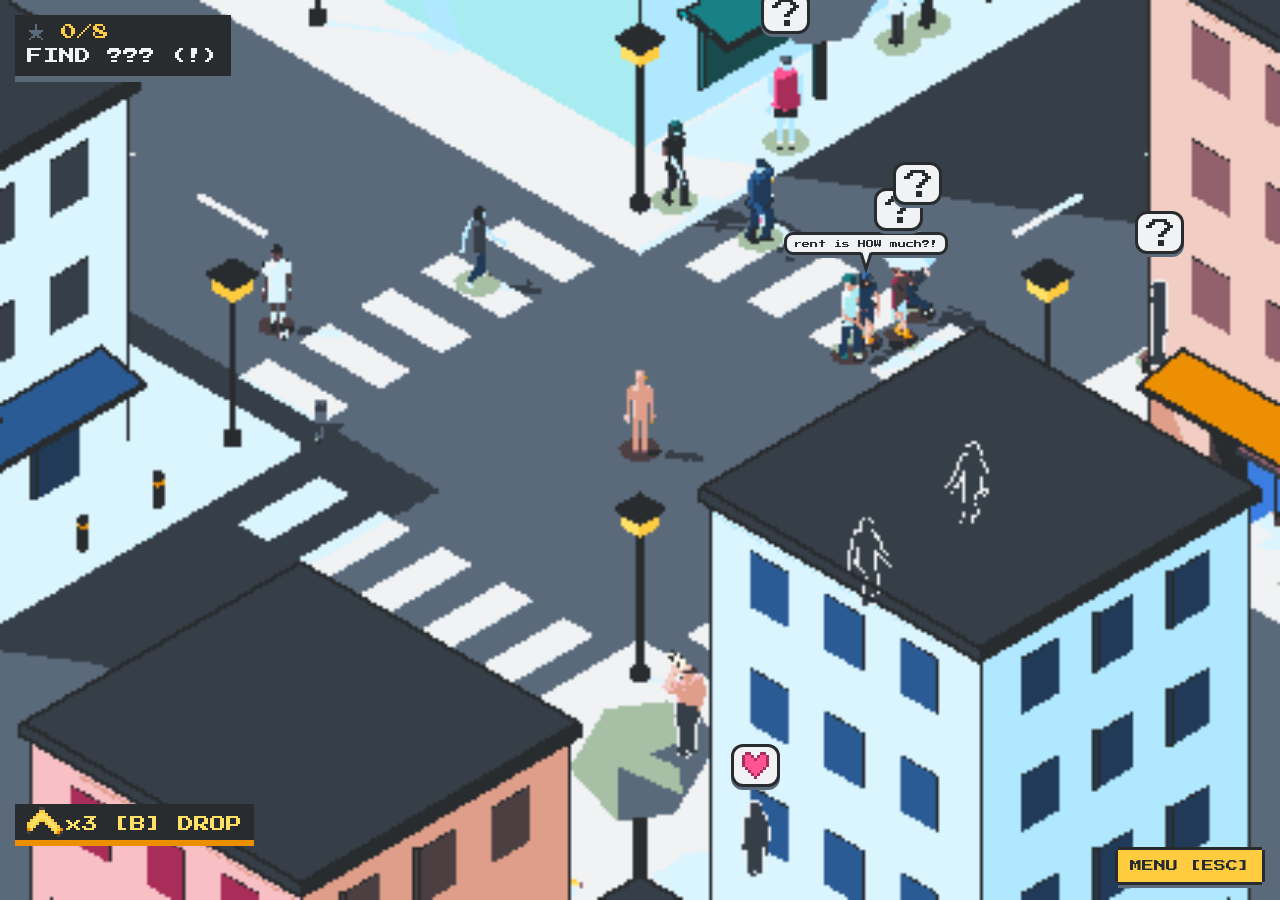
<file: index.html>
<!doctype html>
<html lang="en">
<head>
  <meta charset="utf-8" />
  <meta name="viewport" content="width=device-width, initial-scale=1" />
  <title>Iso City — art test scene</title>
  <link rel="icon" href="data:," />
  <link rel="stylesheet" href="style.css?v=20261031af" />
  <script>
    // Load guard: if the module graph fails (stale cached file, old browser), say so instead of dead buttons.
    (function () { var shown = false; function show(msg) { if (shown || window.__game) return; shown = true;
      var d = document.createElement('div'); d.id = 'loadErr';
      d.style.cssText = 'position:fixed;left:12px;right:12px;top:12px;z-index:9999;background:#E2412F;color:#fff;font:14px/1.4 monospace;padding:12px 14px;border:3px solid #232A33';
      d.textContent = 'Could not start (' + msg + '). Hard-reload the page: Cmd+Shift+R (Safari: Option+Cmd+E then reload).';
      (document.body || document.documentElement).appendChild(d); }
      addEventListener('error', function (e) { if (e.message) setTimeout(function () { show(e.message); }, 1500); }, true);
      addEventListener('load', function () { setTimeout(function () { show('script did not load'); }, 6000); }); })();
  </script>
  <script type="importmap">
    { "imports": { "three": "./vendor/three.module.js?v=20261031af" } }
  </script>
</head>
<body>
  <div id="app"></div>
  <script type="module" src="src/main.js?v=20261031af"></script>
</body>
</html>
</file>
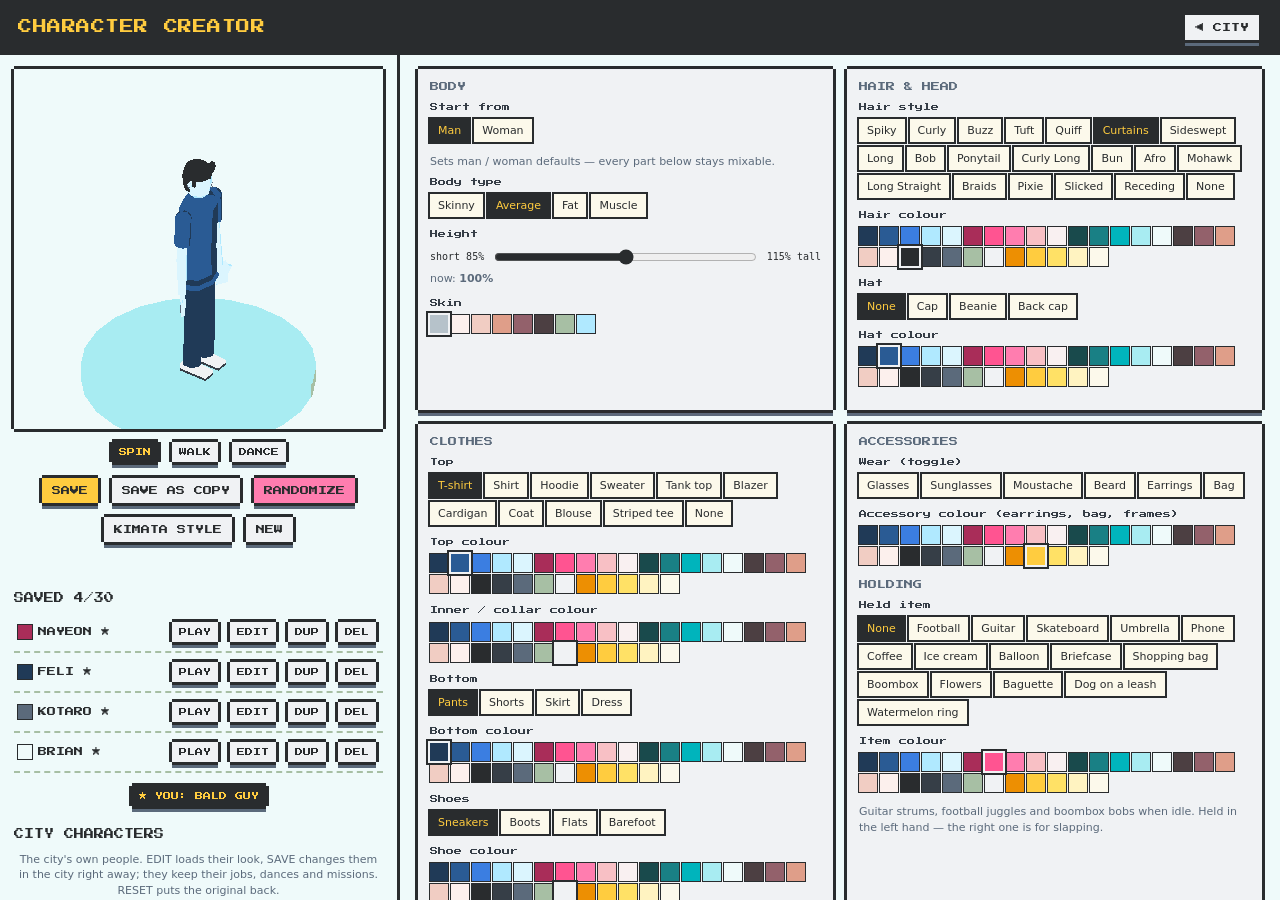
<file: creator.html>
<!doctype html>
<html lang="en">
<head>
  <meta charset="utf-8" />
  <meta name="viewport" content="width=device-width, initial-scale=1" />
  <title>Iso City — Character Creator</title>
  <link rel="icon" href="data:," />
  <link rel="stylesheet" href="creator.css?v=20261031af" />
  <script>
    // Load guard: if the module graph fails (stale cached file, old browser), say so instead of dead buttons.
    (function () { var shown = false; function show(msg) { if (shown || window.__creator) return; shown = true;
      var d = document.createElement('div'); d.id = 'loadErr';
      d.style.cssText = 'position:fixed;left:12px;right:12px;top:12px;z-index:9999;background:#E2412F;color:#fff;font:14px/1.4 monospace;padding:12px 14px;border:3px solid #232A33';
      d.textContent = 'Could not start (' + msg + '). Hard-reload the page: Cmd+Shift+R (Safari: Option+Cmd+E then reload).';
      (document.body || document.documentElement).appendChild(d); }
      addEventListener('error', function (e) { if (e.message) setTimeout(function () { show(e.message); }, 1500); }, true);
      addEventListener('load', function () { setTimeout(function () { show('script did not load'); }, 6000); }); })();
  </script>
  <script type="importmap">
    { "imports": { "three": "./vendor/three.module.js?v=20261031af" } }
  </script>
</head>
<body>
  <header>
    <h1>CHARACTER CREATOR</h1>
    <a class="pbtn" href="index.html" target="isoCityGame" id="toCity">◀ CITY</a>
  </header>
  <main>
    <section id="stage">
      <div id="preview"></div>
      <div class="row center" id="previewBtns">
        <button class="pbtn sm" id="pvSpin" aria-pressed="true">SPIN</button>
        <button class="pbtn sm" id="pvWalk" aria-pressed="false">WALK</button>
        <button class="pbtn sm" id="pvDance">DANCE</button>
      </div>
      <div class="row center">
        <button class="pbtn yellow" id="btnSave">SAVE</button>
        <button class="pbtn" id="btnCopy">SAVE AS COPY</button>
        <button class="pbtn pink" id="btnRandom">RANDOMIZE</button>
        <button class="pbtn" id="btnKimata">KIMATA STYLE</button>
        <button class="pbtn" id="btnNew">NEW</button>
      </div>
      <p id="status" role="status"></p>
      <h2>SAVED <span id="count"></span></h2>
      <ul id="saved"></ul>
      <div class="row center"><button class="pbtn sm" id="playDefault" type="button">PLAY AS BALD GUY</button></div>
      <h2>CITY CHARACTERS</h2>
      <p class="note">The city's own people. EDIT loads their look, SAVE changes them in the city right away; they keep their jobs, dances and missions. RESET puts the original back.</p>
      <ul id="city"></ul>
      <p class="note" id="cityNote"></p>
      <div class="row center">
        <button class="pbtn sm" id="btnExport">EXPORT JSON</button>
        <label class="pbtn sm" for="importFile">IMPORT JSON</label>
        <input type="file" id="importFile" accept="application/json,.json" hidden />
      </div>
      <p class="note">Saved in this browser (localStorage). Saved characters walk around the city right away — talk to them, slap them, dance with them.</p>
    </section>
    <section id="form"></section>
  </main>
  <script type="module" src="src/creator.js?v=20261031af"></script>
</body>
</html>
</file>
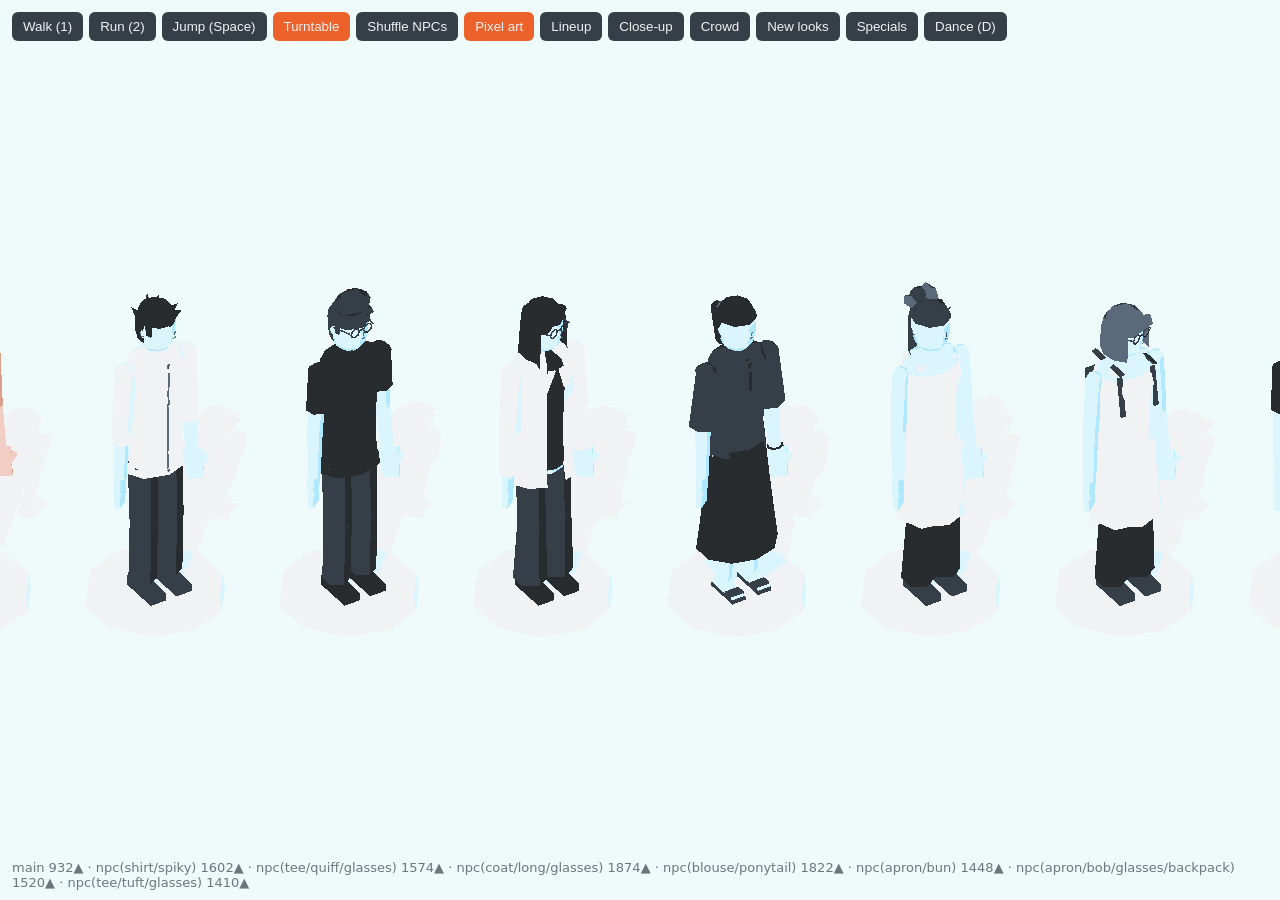
<file: characters/showcase.html>
<!doctype html>
<html lang="en">
<head>
<meta charset="utf-8" />
<link rel="icon" href="data:," />
<title>Iso City — character showcase</title>
<style>
  html,body{margin:0;height:100%;background:#fbfbfb;font:13px system-ui,sans-serif;color:#363E47;overflow:hidden}
  #ui{position:fixed;left:12px;top:12px;display:flex;gap:6px;flex-wrap:wrap;align-items:center}
  button{border:0;border-radius:6px;padding:7px 11px;background:#363E47;color:#F0F2F4;cursor:pointer}
  button.on{background:#ED612B}
  #info{position:fixed;left:12px;bottom:10px;opacity:.7}
  canvas{image-rendering:pixelated}
</style>
<script type="importmap">{ "imports": { "three": "../vendor/three.module.js" } }</script>
</head>
<body>
<div id="ui">
  <button id="bWalk">Walk (1)</button><button id="bRun">Run (2)</button><button id="bJump">Jump (Space)</button><button id="bSpin" class="on">Turntable</button>
  <button id="bShuffle">Shuffle NPCs</button>
  <button id="bPixel">Pixel art</button>
  <button data-view="lineup">Lineup</button><button data-view="close">Close-up</button><button data-view="crowd">Crowd</button><button data-view="v2">New looks</button><button data-view="specials">Specials</button><button id="bDance">Dance (D)</button>
</div>
<div id="info"></div>
<script type="module">
import * as THREE from 'three';
import { createMainCharacter, createNPC, createCrowd, PRESETS, PRESETS_V2, JumpMotor, createSpecial, SPECIALS } from './characters.js';
import { PixelPipeline, rampUniforms } from '../src/pixel.js';
rampUniforms.uSunI.value = 1.1; // matches this page's sun

const q = new URLSearchParams(location.search);
const state = {
  view: q.get('view') || 'lineup',
  walk: q.get('walk') === '1' || q.get('run') === '1',
  run: q.get('run') === '1',
  travel: q.get('travel') === '1',   // move the characters across the floor (foot-slide check)
  manual: q.get('manual') === '1',   // frames are stepped by window.__step()
  spin: q.get('spin') !== '0',
  angle: q.has('angle') ? parseFloat(q.get('angle')) : null,   // fixed turntable angle
  phase: q.has('phase') ? parseFloat(q.get('phase')) : null,   // frozen walk phase
  seed: parseInt(q.get('seed') || '7', 10),
};

const renderer = new THREE.WebGLRenderer({ antialias: false, preserveDrawingBuffer: true });
renderer.setPixelRatio(1);
renderer.setSize(innerWidth, innerHeight);
renderer.shadowMap.enabled = true;
renderer.shadowMap.type = THREE.BasicShadowMap;
document.body.appendChild(renderer.domElement);

const scene = new THREE.Scene();
scene.background = new THREE.Color('#fbfbfb');
scene.add(new THREE.HemisphereLight('#ffffff', '#d5dbe0', 2.6));
const sun = new THREE.DirectionalLight('#ffffff', 1.1);
sun.position.set(4, 8, 6); sun.castShadow = true;
sun.shadow.mapSize.set(1024, 1024); sun.shadow.bias = -0.0015;
Object.assign(sun.shadow.camera, { left: -8, right: 8, top: 8, bottom: -8, near: 0.5, far: 30 });
scene.add(sun);

// true isometric orthographic camera (looking down the (1,1,1) diagonal)
const cam = new THREE.OrthographicCamera(-1, 1, 1, -1, 0.1, 100);
let zoom = 3;
function frame() {
  const a = innerWidth / innerHeight;
  cam.left = -zoom * a; cam.right = zoom * a; cam.top = zoom; cam.bottom = -zoom;
  cam.updateProjectionMatrix();
}
let target = new THREE.Vector3(0, 1, 0);
function placeCam() { cam.position.copy(target).add(new THREE.Vector3(10, 10, 10)); cam.lookAt(target); }
// 3D pixel-art pipeline (shared with the game): ?pixel=0 to start with it off, ?px=N pixel size
const pixel = new PixelPipeline(renderer, { scale: parseInt(q.get('px') || '3', 10), enabled: q.get('pixel') !== '0' });
pixel.outlines = q.get('outlines') === '1';
pixel.dither = q.get('dither') === '1';
const CAM_OFFSET = new THREE.Vector3(10, 10, 10);
addEventListener('resize', () => { renderer.setSize(innerWidth, innerHeight); pixel.setSize(innerWidth, innerHeight); frame(); });
addEventListener('keydown', (e) => {
  if (e.code === 'BracketLeft') pixel.setScale(pixel.scale - 1);
  else if (e.code === 'BracketRight') pixel.setScale(pixel.scale + 1);
  else if (e.code === 'KeyP') togglePixel();
  else if (e.code === 'KeyB') pixel.dither = !pixel.dither;
  else if (e.code === 'Digit1') setGait('walk');
  else if (e.code === 'Digit2') setGait('run');
  else if (e.code === 'Digit0') setGait('idle');
  else if (e.code === 'Space') { e.preventDefault(); jumpAll(); }
  else if (e.code === 'KeyD') danceAll();
});
function togglePixel() { pixel.setEnabled(!pixel.enabled); document.getElementById('bPixel').classList.toggle('on', pixel.enabled); }

let stage = new THREE.Group(); scene.add(stage);
let chars = [], pedestals = [];

function pedestal(x, z, r = 0.42) {
  const g = new THREE.Group(); g.position.set(x, 0, z);
  const disc = new THREE.Mesh(new THREE.CylinderGeometry(r, r * 1.04, 0.08, 10),
    new THREE.MeshLambertMaterial({ color: '#eef0f2', flatShading: true }));
  disc.position.y = -0.04; disc.receiveShadow = true; g.add(disc);
  stage.add(g); pedestals.push(g); return g;
}

function build() {
  stage.removeFromParent(); pixel._toonRoots.delete(stage); stage = new THREE.Group(); scene.add(stage);
  chars = []; pedestals = [];
  const ground = new THREE.Mesh(new THREE.PlaneGeometry(60, 60), new THREE.ShadowMaterial({ opacity: 0.12 }));
  ground.rotation.x = -Math.PI / 2; ground.position.y = -0.081; ground.receiveShadow = true; stage.add(ground);

  if (state.view === 'close') {
    const p = pedestal(0, 0, 0.6);
    if (state.travel) {   // floor ticks every 0.5u along the walking line (foot-slide check)
      const mat = new THREE.MeshBasicMaterial({ color: '#c9d0d6' });
      for (let i = -6; i < 120; i++) {
        const m = new THREE.Mesh(new THREE.BoxGeometry(0.9, 0.004, 0.025), mat);
        m.position.set(0, -0.078, i * 0.5); p.add(m);
        if (i % 2 === 0) { const n = m.clone(); n.scale.set(0.15, 1, 0.12); n.position.y = -0.076; n.position.x = 0.5; p.add(n); }
      }
    }
    const c = createMainCharacter(); p.add(c.root); chars.push(c);
    zoom = 1.25; target.set(0, 1.05, 0);
  } else if (state.view === 'crowd') {
    const crowd = createCrowd(24, state.seed);
    crowd.forEach((c, i) => {
      const p = pedestal((i % 6) * 1.25 - 3.1, Math.floor(i / 6) * 1.25 - 1.9, 0.5);
      p.add(c.root); chars.push(c);
    });
    zoom = 4.6; target.set(0, 0.8, 0);
  } else if (state.view === 'v2') {
    // the new v2 looks: outfits, hair, hats, accessories, body variation
    const list = [createMainCharacter(), ...Object.keys(PRESETS_V2).map((k) => createNPC({ ...PRESETS_V2[k], seed: k }))];
    const dir = new THREE.Vector3(1, 0, -1).normalize();
    list.forEach((c, i) => {
      const t = (i - (list.length - 1) / 2) * 1.12;
      const p = pedestal(dir.x * t, dir.z * t, 0.4);
      p.add(c.root); chars.push(c);
    });
    zoom = 3.0; target.set(0, 0.95, 0);
  } else if (state.view === 'specials') {
    // easter-egg NPCs next to the main character (?only=mbappe|syoya)
    const keys = q.get('only') ? q.get('only').split(',') : Object.keys(SPECIALS);
    const list = [createMainCharacter(), ...keys.map((k) => createSpecial(k))];
    const dir = new THREE.Vector3(1, 0, -1).normalize();
    list.forEach((c, i) => {
      const t = (i - (list.length - 1) / 2) * 1.5;
      const p = pedestal(dir.x * t, dir.z * t, 0.5);
      p.add(c.root); chars.push(c);
    });
    zoom = list.length > 2 ? 2.4 : 1.9; target.set(0, 1.0, 0);
  } else {
    // lineup: main character + the 5 looks from the sheet + 2 random NPCs, along the camera's horizontal
    const list = [createMainCharacter()];
    for (const k of Object.keys(PRESETS)) list.push(createNPC({ ...PRESETS[k], seed: k }));
    const r = createCrowd(2, state.seed); list.push(...r);
    const dir = new THREE.Vector3(1, 0, -1).normalize();
    list.forEach((c, i) => {
      const t = (i - (list.length - 1) / 2) * 1.12;
      const p = pedestal(dir.x * t, dir.z * t, 0.4);
      p.add(c.root); chars.push(c);
    });
    zoom = 2.6; target.set(0, 0.95, 0);
  }
  if (q.has('zoom')) zoom = parseFloat(q.get('zoom'));
  frame(); placeCam();
  pixel.toonify(stage);
  document.getElementById('info').textContent = chars.map((c) =>
    `${c.config.name}${c.config.outfit && c.config.name !== 'main' ? `(${c.config.outfit}/${c.config.hair}${c.config.glasses ? '/glasses' : ''}${c.config.hat && c.config.hat !== 'none' ? '/' + c.config.hat : ''}${(c.config.accessories || []).map((a) => '/' + a).join('')})` : ''} ${c.triangles}▲`).join('  ·  ');
  window.__chars = chars;
}

const WALK_SPEED = parseFloat(q.get('ws') || '1.6'), RUN_SPEED = parseFloat(q.get('rs') || '7');
function setGait(g) {
  state.walk = g !== 'idle' && !(g === 'walk' && state.walk && !state.run) && !(g === 'run' && state.run);
  state.run = state.walk && g === 'run';
  document.getElementById('bWalk').classList.toggle('on', state.walk && !state.run);
  document.getElementById('bRun').classList.toggle('on', state.run);
}
function danceAll() { for (const c of chars) if (c.config.special) c.dance(SPECIALS[c.config.special].dance); }
function jumpAll() { chars.forEach((c, i) => setTimeout(() => c.motor?.jump(), state.view === 'crowd' ? i * 40 : 0)); }
document.getElementById('bWalk').onclick = () => setGait('walk');
document.getElementById('bRun').onclick = () => setGait('run');
document.getElementById('bJump').onclick = jumpAll;
document.getElementById('bDance').onclick = danceAll;
document.getElementById('bSpin').onclick = (e) => { state.spin = !state.spin; e.target.classList.toggle('on', state.spin); };
document.getElementById('bShuffle').onclick = () => { state.seed = (Math.random() * 1e6) | 0; build(); };
document.querySelectorAll('[data-view]').forEach((b) => b.onclick = () => { state.view = b.dataset.view; build(); });
document.getElementById('bPixel').onclick = togglePixel;
document.getElementById('bPixel').classList.toggle('on', pixel.enabled);
document.getElementById('bWalk').classList.toggle('on', state.walk && !state.run);
document.getElementById('bRun').classList.toggle('on', state.run);
document.getElementById('bSpin').classList.toggle('on', state.spin);

build();
const clock = new THREE.Clock();
let spinA = Math.PI / 4;   // start facing the camera
let travel = 0;
function step(dt) {
  if (state.spin && state.angle === null) spinA += dt * 0.6;
  const a = state.angle !== null ? state.angle : spinA;
  const speed = state.walk ? (state.run ? RUN_SPEED : WALK_SPEED) : 0;
  travel += speed * dt;
  pedestals.forEach((p) => p.rotation.y = a);
  for (const c of chars) {
    if (!c.motor) c.motor = new JumpMotor();
    const m = c.motor; m.step(dt, 0);
    c.root.position.y = m.y;
    if (state.travel) { const pd = c.root.parent; c.root.position.z = travel; pd.children[0].visible = false; }
    if (state.phase !== null && state.walk) c.setWalkPose(state.phase, speed);
    else c.update(dt, { speed, ...m.state });
  }
  if (state.travel && chars[0]) { chars[0].root.getWorldPosition(target); target.y = 1.0 + (state.view === 'close' ? 0 : 0); }
}
function draw() {
  pixel.placeCamera(cam, target, CAM_OFFSET, zoom * 2);
  pixel.render(scene, cam);
}
function tick() {
  const dt = Math.min(clock.getDelta(), 0.05);
  if (!state.manual) step(dt);
  draw();
  requestAnimationFrame(tick);
}
// deterministic stepping for captures: __step(seconds, substeps)
window.__step = (sec, n = 1) => { for (let i = 0; i < n; i++) step(sec / n); draw(); };
window.__jump = () => jumpAll();
window.__dance = () => danceAll();
window.__chars = chars;
window.__setTarget = (x, y, z) => { target.set(x, y, z); };
tick();
if (state.manual) document.getElementById('ui').style.display = 'none';
window.__ready = true;
</script>
</body>
</html>
</file>
<file: style.css>
html, body { margin: 0; height: 100%; overflow: hidden; background: #EFFAFA;
  font-family: system-ui, -apple-system, "Segoe UI", Roboto, sans-serif; }
#app, #app canvas { position: fixed; inset: 0; width: 100%; height: 100%; display: block; }
#app canvas { touch-action: none; -webkit-user-select: none; user-select: none; -webkit-touch-callout: none; }

canvas { image-rendering: pixelated; }
#app canvas { image-rendering: auto; }

/* ---- NPC chat bubbles (pixel-art) ---------------------------------------- */
@font-face { font-family: 'PressStart2P'; src: url('fonts/PressStart2P-Regular.ttf') format('truetype'); font-display: block; }
#bubbles { position: fixed; inset: 0; pointer-events: none; overflow: hidden; z-index: 5; }
/* ONE comic bubble for every line (talk, shouts, chatter, cats, story, name tags):
   rounded white body + dark outline, SVG tail laid out per frame by dialogue.js so its tip sits on the head */
.bubble { position: absolute; left: 0; top: 0; will-change: transform; z-index: 2; }
.bubble .bb {
  position: relative; z-index: 1; display: block; width: max-content; max-width: 420px; box-sizing: border-box;
  font: 16px/20px 'PressStart2P', ui-monospace, monospace; color: #292C2E; text-align: center; white-space: normal;
  background: #F0F2F4; border: 3px solid #292C2E; border-radius: 12px; padding: 7px 10px 6px;
  box-shadow: 0 3px 0 0 #5B6A7B;
  -webkit-font-smoothing: none; font-smooth: never; text-rendering: optimizeSpeed;
  transform-origin: 50% 100%; animation: bubble-pop .22s steps(4, end) backwards;
}
.bubble svg.tail { position: absolute; left: 0; top: 0; overflow: visible; z-index: 2; pointer-events: none; animation: tail-in .22s steps(1, end) backwards; }
.bubble .tf { fill: #F0F2F4; }
.bubble .tl { fill: none; stroke: #292C2E; stroke-width: 3; stroke-linejoin: miter; }
@keyframes tail-in { 0% { opacity: 0; } 100% { opacity: 1; } }
.bubble .who { font-size: 8px; line-height: 8px; color: #A92D59; text-align: left; margin: -1px 0 5px; white-space: nowrap; }
.bubble .who .step { font-style: normal; color: #5B6A7B; float: right; margin-left: 12px; }
.bubble .en { display: block; font-size: 8px; line-height: 10px; color: #5B6A7B; margin-top: 4px; }
.bubble .cap { font-size: 8px; line-height: 11px; color: #5B6A7B; margin-top: 6px; }
.bubble .hint { font-size: 8px; line-height: 8px; color: #FF5491; text-align: right; margin-top: 6px; white-space: nowrap; animation: mark-bob .8s steps(2, end) infinite; }
/* shouts: the same bubble, red bold text + a shake */
.bubble.shout { z-index: 3; animation: shout-shake .3s steps(2, end) .22s 6; }
.bubble.shout .txt { color: #A92D59; text-shadow: 1px 0 0 #A92D59; }
/* idle chatter: the same bubble, just smaller and under the real ones */
.bubble.chat { z-index: 1; }
.bubble.chat .bb { font-size: 8px; line-height: 10px; padding: 4px 7px 3px; border-radius: 9px; max-width: 200px; }
/* icons (♪ / ♥) */
.bubble.icon .bb { padding: 5px 8px; line-height: 0; animation: bubble-pop .22s steps(4, end) backwards, icon-bob 1s steps(2, end) .22s infinite; }
.bubble.icon canvas { display: block; image-rendering: pixelated; width: 27px; height: 27px; }
/* persistent overhead icons (?, !, grandma ♥) opt into .overhead-icon — identical bubble, no pop */
/* story lines: same bubble, a little roomier */
.bubble.story { z-index: 4; }
.bubble.story .bb { max-width: min(480px, 86vw); text-align: left; padding: 8px 11px 7px; }
/* name tags (hover / LANDLADY mark): a tiny version of the same bubble */
.bubble.tag .bb { font-size: 8px; line-height: 8px; color: #A92D59; padding: 4px 6px 3px; border-radius: 8px; white-space: nowrap; }
.bubble.mark .bb { animation: bubble-pop .22s steps(4, end) backwards; }
@keyframes bubble-pop {
  0% { transform: scale(.2); }
  70% { transform: scale(1.12); }
  100% { transform: scale(1); }
}

/* ---- SHOUT bubbles (angry / scared NPCs) ---------------------------------- */
@keyframes shout-shake {
  0% { translate: -3px 0; } 50% { translate: 3px -3px; } 100% { translate: 0 0; }
}
/* long-press charge ring (15x15 art pixels drawn per-pixel, shown at 3x) */
#bubbles canvas.charge { position: absolute; left: 0; top: 0; width: 45px; height: 45px; display: none; image-rendering: pixelated; }
/* SLAP! impact burst */
.impact { position: absolute; left: 0; top: 0; will-change: transform; z-index: 3; }
.impact > div { position: absolute; left: -66px; top: -48px; width: 132px; height: 96px; animation: impact-pop .5s steps(5, end) forwards; }
.impact canvas { position: absolute; inset: 0; width: 132px; height: 96px; image-rendering: pixelated; }
.impact b {
  position: absolute; left: 0; right: 0; top: 39px; text-align: center; font: 16px/16px 'PressStart2P', monospace; color: #F0F2F4;
  -webkit-font-smoothing: none;
  text-shadow: 3px 0 0 #292C2E, -3px 0 0 #292C2E, 0 3px 0 #292C2E, 0 -3px 0 #292C2E, 3px 3px 0 #292C2E, -3px 3px 0 #292C2E, 3px -3px 0 #292C2E, -3px -3px 0 #292C2E;
}
@keyframes impact-pop {
  0% { transform: scale(.4) rotate(-8deg); opacity: 1; }
  30% { transform: scale(1.15) rotate(3deg); }
  70% { transform: scale(1) rotate(0); opacity: 1; }
  100% { transform: scale(1.05); opacity: 0; }
}
#hud-mute { position: fixed; right: 12px; bottom: 12px; font: 8px/8px 'PressStart2P', monospace; color: #F0F2F4; background: #292C2E; padding: 6px; z-index: 6; pointer-events: none; display: none; }

/* ---- special NPCs: floating pixel icon bubble + hover name tag ---------------- */
@keyframes icon-bob { 0% { translate: 0 0; } 50% { translate: 0 -3px; } }


/* ---- missions: HUD, banner, offer panel, giver marker, off-screen arrow ---------- */
#missions { position: fixed; inset: 0; pointer-events: none; z-index: 7; font-family: 'PressStart2P', ui-monospace, monospace;
  -webkit-font-smoothing: none; font-smooth: never; }
#missions canvas { image-rendering: pixelated; vertical-align: top; }
#mission-hud { position: absolute; left: 15px; top: 15px; color: #F0F2F4; background: #292C2E; padding: 9px 12px 6px;
  box-shadow: 0 6px 0 0 #5B6A7B; max-width: 60vw; }
#mission-hud > div { font-size: 16px; line-height: 16px; margin-bottom: 6px; white-space: nowrap; }
#mission-hud .mh-stars { color: #FFCC3F; }
#mission-hud .mh-stars canvas { margin-top: -2px; }
#mission-hud .mh-title { color: #FF5491; }
#mission-hud .mh-timer { color: #FFCC3F; }
#mission-hud .mh-timer.low { color: #FF5491; }
#mission-hud .mh-line { font-size: 16px; line-height: 16px; color: #F0F2F4; }
#mission-hud .mh-line.off { color: #5B6A7B; }
#mission-toast { position: absolute; left: 50%; top: 18%; translate: -50% 0; display: none; font-size: 16px; line-height: 16px;
  color: #292C2E; background: #FFCC3F; padding: 6px 9px; box-shadow: 0 -3px 0 0 #292C2E, 0 3px 0 0 #292C2E, -3px 0 0 0 #292C2E, 3px 0 0 0 #292C2E;
  animation: bubble-pop .22s steps(4, end) backwards; white-space: nowrap; }
#mission-banner { position: absolute; left: 50%; top: 30%; translate: -50% 0; display: none; text-align: center; pointer-events: auto;
  background: #292C2E; color: #F0F2F4; padding: 15px 18px 12px; box-shadow: 0 -3px 0 0 #F0F2F4, 0 3px 0 0 #F0F2F4, -3px 0 0 0 #F0F2F4, 3px 0 0 0 #F0F2F4, 0 9px 0 0 #5B6A7B;
  animation: bubble-pop .22s steps(4, end) backwards; }
#mission-banner .mb-head { font-size: 24px; line-height: 30px; color: #FFCC3F; white-space: nowrap; }
#mission-banner.bad .mb-head { color: #FF5491; animation: shout-shake .2s steps(2, end) 4; }
#mission-banner .mb-line { font-size: 16px; line-height: 16px; margin-top: 12px; white-space: nowrap; }
#mission-banner .mb-sub { font-size: 16px; line-height: 16px; margin-top: 12px; color: #B6C2CA; }
#mission-offer { position: absolute; left: 50%; bottom: 36px; translate: -50% 0; display: none; pointer-events: auto; max-width: 92vw; width: max-content;
  color: #292C2E; background: #F0F2F4; padding: 12px 15px 9px;
  box-shadow: 0 -3px 0 0 #292C2E, 0 3px 0 0 #292C2E, -3px 0 0 0 #292C2E, 3px 0 0 0 #292C2E, 0 9px 0 0 #5B6A7B;
  animation: bubble-pop .22s steps(4, end) backwards; }
#mission-offer > div { margin-bottom: 12px; white-space: normal; }
#mission-offer .mo-line { font-size: 16px; line-height: 24px; color: #A92D59; }
#mission-offer .mo-title { font-size: 16px; line-height: 16px; color: #292C2E; background: #FFCC3F; display: inline-block; padding: 3px 6px; }
#mission-offer .mo-title canvas { margin-left: 6px; }
#mission-offer .mo-goal { font-size: 16px; line-height: 24px; }
#mission-offer .mo-row { display: flex; gap: 9px; margin: 12px 0 3px; }
.mo-btn { font: 16px/16px 'PressStart2P', monospace; color: #F0F2F4; background: #5B6A7B; border: 0; padding: 6px 9px; cursor: pointer; white-space: nowrap;
  box-shadow: 0 -3px 0 0 #292C2E, 0 3px 0 0 #292C2E, -3px 0 0 0 #292C2E, 3px 0 0 0 #292C2E; -webkit-font-smoothing: none; }
.mo-btn.mo-yes { background: #FF5491; }
.mo-btn:hover { background: #292C2E; color: #FFCC3F; }
.mission-mark { position: absolute; left: 0; top: 0; display: none; will-change: transform; pointer-events: none; z-index: 2; }
@keyframes mark-bob { 0% { translate: 0 0; } 50% { translate: 0 -8px; } }

/* RULE: every over-head icon (?, !, ♥, future) uses THIS exact comic bubble.
   Same size/shape/outline/shadow/tail as Grandma Fumiko's heart. Screen-pixel sized. */
.overhead-icon {
  position: absolute; left: 0; top: 0; z-index: 2; pointer-events: none; will-change: transform;
}
.overhead-icon .bb {
  display: block; line-height: 0; box-sizing: border-box;
  padding: 5px 8px; border-radius: 12px;
  background: #F0F2F4; border: 3px solid #292C2E; box-shadow: 0 3px 0 0 #5B6A7B;
  /* bob only — never bubble-pop (frame reuse would lock scale(.2)) */
  animation: icon-bob 1s steps(2, end) infinite;
  transform: none;
}
.overhead-icon canvas { display: block; image-rendering: pixelated; width: 27px; height: 27px; }
/* no SVG tail — plain rounded box (outline + shadow only) */
#mission-arrow { position: absolute; left: 0; top: 0; width: 33px; height: 33px; display: none; image-rendering: pixelated; animation: mark-bob .6s steps(2, end) infinite; }
/* trip: pixel dust puff */
.impact.dust > div { left: -36px; top: -28px; width: 72px; height: 42px; animation: dust-puff .6s steps(6, end) forwards; }
.impact.dust canvas { width: 72px; height: 42px; }
@keyframes dust-puff {
  0% { transform: scale(.5) translateY(6px); opacity: 1; }
  60% { transform: scale(1.15) translateY(-3px); opacity: 1; }
  100% { transform: scale(1.3) translateY(-8px); opacity: 0; }
}
/* ---- right-click NPC text ring (comic white bubbles around the character) ---- */
#npc-menu { position: fixed; left: 0; top: 0; z-index: 8; display: none; width: 0; height: 0;
  pointer-events: none; background: transparent; padding: 0; box-shadow: none; user-select: none; }
#npc-menu .nm-btn { position: absolute; left: 0; top: 0; height: 30px; border-radius: 12px;
  box-sizing: border-box; border: 3px solid #292C2E; pointer-events: auto; cursor: pointer;
  display: flex; align-items: center; justify-content: center;
  font: 8px/1 'PressStart2P', monospace; -webkit-font-smoothing: none; color: #292C2E;
  background: #F0F2F4; padding: 0 10px; white-space: nowrap;
  box-shadow: 0 3px 0 0 #5B6A7B;
  animation: bubble-pop .18s steps(3, end) backwards; }
#npc-menu .nm-btn:hover { background: #292C2E; color: #F0F2F4; }
#npc-menu .nm-btn[data-act="mission"] { background: #A92D59; color: #F0F2F4; border-color: #292C2E; }
#npc-menu .nm-btn[data-act="mission"]:hover { background: #FF5491; color: #F0F2F4; }
#npc-menu .nm-txt { pointer-events: none; position: relative; z-index: 1; }

/* ---- idle small-talk bubbles (chatter.js): smaller, cool tint, sit under real bubbles ---- */


/* ---- police: WANTED badge + GAME OVER (police.js) ---- */
#wanted { position: fixed; right: 15px; top: 15px; z-index: 8; display: none; pointer-events: none;
  font: 16px/16px 'PressStart2P', monospace; -webkit-font-smoothing: none; color: #F0F2F4; background: #292C2E; padding: 9px 12px 6px;
  box-shadow: 0 -3px 0 0 #FF5491, 0 3px 0 0 #FF5491, -3px 0 0 0 #FF5491, 3px 0 0 0 #FF5491, 0 9px 0 0 #2A5B94; white-space: nowrap; }
#wanted.on { display: block; animation: bubble-pop .22s steps(4, end) backwards; }
#wanted > span { color: #FF5491; animation: siren .5s steps(1, end) infinite; }
#wanted.losing > span { animation-duration: .25s; }
@keyframes siren { 0% { color: #FF5491; } 50% { color: #B0E9FF; } }
#game-over { position: fixed; inset: 0; z-index: 20; display: none; background: rgba(41, 44, 46, .72); pointer-events: auto;
  font-family: 'PressStart2P', monospace; -webkit-font-smoothing: none; }
#game-over.on { display: flex; align-items: center; justify-content: center; }
#game-over .go-box { text-align: center; background: #292C2E; padding: 24px 30px 21px; animation: bubble-pop .3s steps(4, end) backwards;
  box-shadow: 0 -6px 0 0 #F0F2F4, 0 6px 0 0 #F0F2F4, -6px 0 0 0 #F0F2F4, 6px 0 0 0 #F0F2F4, 0 15px 0 0 #FF5491; }
#game-over .go-title { font-size: 48px; line-height: 48px; color: #FFCC3F; text-shadow: 6px 6px 0 #A92D59; margin-bottom: 18px; }
#game-over .go-sub { font-size: 16px; line-height: 16px; color: #B0E9FF; margin-bottom: 24px; }
#game-over .go-btn { font-size: 16px; padding: 9px 12px 6px; }

/* ---- bananas (bananas.js): carried peels + key hint ---- */
#banana-hud { position: fixed; left: 15px; bottom: 60px; z-index: 7; pointer-events: none; display: flex; align-items: center;
  font: 16px/16px 'PressStart2P', monospace; -webkit-font-smoothing: none; color: #FFE166; background: #292C2E; padding: 9px 12px 6px;
  box-shadow: 0 6px 0 0 #ED8F02; white-space: nowrap; }
#banana-hud canvas { width: 36px; height: 30px; image-rendering: pixelated; margin: -6px 3px -3px 0; }
#banana-hud.empty { color: #FF7DAF; box-shadow: 0 6px 0 0 #A92D59; }
#cat-hud { position: fixed; left: 15px; bottom: 114px; z-index: 7; pointer-events: none; display: none; align-items: center;
  font: 16px/16px 'PressStart2P', monospace; -webkit-font-smoothing: none; color: #F0F2F4; background: #292C2E; padding: 9px 12px 6px;
  box-shadow: 0 6px 0 0 #FF5491; white-space: nowrap; }
#cat-hud canvas { width: 27px; height: 21px; image-rendering: pixelated; margin: -3px 6px 0 0; }
.cat-heart { position: fixed; left: -10px; top: -9px; width: 21px; height: 18px; image-rendering: pixelated; pointer-events: none; z-index: 6; }

/* ---- character creator button ---- */
#creatorBtn { position: fixed; bottom: 48px; right: 18px; z-index: 8; text-decoration: none;
  font: 10px/10px 'PressStart2P', ui-monospace, monospace; -webkit-font-smoothing: none; color: #292C2E; background: #FFCC3F;
  padding: 8px 10px; box-shadow: 0 -3px 0 0 #292C2E, 0 3px 0 0 #292C2E, -3px 0 0 0 #292C2E, 3px 0 0 0 #292C2E, 0 6px 0 0 #5B6A7B; }
#creatorBtn:hover { background: #F0F2F4; }
/* ---- who you play as (cycles default guy / saved creator characters) ---- */
#playerBtn { position: fixed; bottom: 88px; right: 18px; z-index: 8; text-decoration: none; max-width: 210px; overflow: hidden; text-overflow: ellipsis; white-space: nowrap;
  font: 10px/10px 'PressStart2P', ui-monospace, monospace; -webkit-font-smoothing: none; color: #292C2E; background: #F0F2F4;
  padding: 8px 10px; box-shadow: 0 -3px 0 0 #292C2E, 0 3px 0 0 #292C2E, -3px 0 0 0 #292C2E, 3px 0 0 0 #292C2E, 0 6px 0 0 #5B6A7B; }
#playerBtn:hover { background: #FFCC3F; }

/* ---- trash-can hiding HUD (hiding.js) ---- */
#hide-hud { position: fixed; left: 50%; bottom: 60px; transform: translateX(-50%); z-index: 8; display: none; pointer-events: none;
  font: 12px/12px 'PressStart2P', monospace; -webkit-font-smoothing: none; color: #F0F2F4; background: #292C2E; padding: 9px 12px 6px;
  box-shadow: 0 -3px 0 0 #00B4BC, 0 3px 0 0 #00B4BC, -3px 0 0 0 #00B4BC, 3px 0 0 0 #00B4BC, 0 9px 0 0 #194A4C; white-space: nowrap; }
#hide-hud.on { display: block; animation: bubble-pop .22s steps(4, end) backwards; }
#hide-hud b { color: #FFCC3F; font-weight: normal; margin-right: 9px; }
#hide-hud.near { box-shadow: 0 -3px 0 0 #FFCC3F, 0 3px 0 0 #FFCC3F, -3px 0 0 0 #FFCC3F, 3px 0 0 0 #FFCC3F, 0 9px 0 0 #ED8F02; }

/* ---- story mode: RENT'S DUE (story.js) ---- */
#story { position: fixed; inset: 0; pointer-events: none; z-index: 9; font-family: 'PressStart2P', ui-monospace, monospace; -webkit-font-smoothing: none; font-smooth: never; }
#story-title { position: fixed; inset: 0; z-index: 30; display: none; align-items: center; justify-content: center; pointer-events: auto; background: rgba(41, 44, 46, .78); }
#story-title.on { display: flex; }
#story-title .st-box { text-align: center; background: #292C2E; padding: 30px 36px 24px;
  box-shadow: 0 -6px 0 0 #F0F2F4, 0 6px 0 0 #F0F2F4, -6px 0 0 0 #F0F2F4, 6px 0 0 0 #F0F2F4, 0 15px 0 0 #FF5491; animation: bubble-pop .3s steps(4, end) backwards; }
#story-title .st-logo { font-size: 48px; line-height: 48px; color: #FFCC3F; text-shadow: 6px 6px 0 #A92D59; white-space: nowrap; }
#story-title .st-sub { font-size: 16px; line-height: 16px; color: #B0E9FF; margin: 21px 0 27px; white-space: nowrap; }
#story-title .st-btns { display: flex; gap: 15px; justify-content: center; }
#story-title .st-btns .mo-btn { padding: 9px 12px 6px; }
#story-title .st-hint { font-size: 8px; line-height: 8px; color: #5B6A7B; margin-top: 24px; }
#story-hud { position: absolute; right: 15px; top: 15px; display: none; text-align: right; color: #F0F2F4; background: #292C2E; padding: 9px 12px 6px;
  box-shadow: 0 6px 0 0 #FFCC3F; white-space: nowrap; }
#story-hud.on { display: block; }
#story-hud > div { font-size: 16px; line-height: 16px; margin-bottom: 6px; }
#story-hud .sh-day { color: #FFCC3F; }
#story-hud .sh-money { color: #B0E9FF; }
#story-hud .sh-jobs.done { color: #FF7DAF; }
#story-hud .sh-jobs.odd { color: #FF5491; }
#story-weird { position: absolute; right: 15px; top: 108px; display: none; pointer-events: auto; }
#story-weird.on { display: block; }
#story-menu { position: fixed; bottom: 128px; right: 18px; display: none; pointer-events: auto; cursor: pointer; border: 0;
  font: 10px/10px 'PressStart2P', ui-monospace, monospace; -webkit-font-smoothing: none; color: #F0F2F4; background: #5B6A7B; padding: 8px 10px;
  box-shadow: 0 -3px 0 0 #292C2E, 0 3px 0 0 #292C2E, -3px 0 0 0 #292C2E, 3px 0 0 0 #292C2E, 0 6px 0 0 #292C2E; }
#story-menu.on { display: none; }   /* folded into the game menu (STORY MODE / FREE ROAM) */
#story-menu:hover { background: #292C2E; color: #FFCC3F; }
#story-z { position: absolute; left: 0; top: 0; display: none; pointer-events: auto; cursor: pointer; will-change: transform; }
#story-z.on { display: block; }
#story-z canvas { display: block; image-rendering: pixelated; animation: mark-bob .8s steps(2, end) infinite; }
#story-card { position: absolute; left: 50%; top: 27%; translate: -50% 0; display: none; text-align: center; pointer-events: auto; max-width: 92vw; width: max-content;
  background: #292C2E; color: #F0F2F4; padding: 18px 21px 15px;
  box-shadow: 0 -3px 0 0 #F0F2F4, 0 3px 0 0 #F0F2F4, -3px 0 0 0 #F0F2F4, 3px 0 0 0 #F0F2F4, 0 9px 0 0 #5B6A7B; animation: bubble-pop .22s steps(4, end) backwards; }
#story-card.on { display: block; }
#story-card .sc-head { font-size: 24px; line-height: 30px; color: #FFCC3F; white-space: nowrap; margin-bottom: 6px; }
#story-card.notice .sc-head { color: #FF7DAF; }
#story-card.bad .sc-head { color: #FF5491; animation: shout-shake .2s steps(2, end) 4; }
#story-card.ending { box-shadow: 0 -3px 0 0 #FFCC3F, 0 3px 0 0 #FFCC3F, -3px 0 0 0 #FFCC3F, 3px 0 0 0 #FFCC3F, 0 9px 0 0 #ED8F02; }
#story-card .sc-line { font-size: 16px; line-height: 24px; color: #F0F2F4; margin-top: 6px; }
#story-card .sc-row { display: flex; gap: 12px; justify-content: center; margin-top: 18px; }
#story-fade { position: fixed; inset: 0; z-index: 25; display: none; align-items: center; justify-content: center; background: #292C2E; }
#story-fade.on { display: flex; animation: story-fade-in .36s steps(4, end) backwards; }
#story-fade.out { animation: story-fade-out .36s steps(4, end) forwards; }
#story-fade { flex-direction: column; gap: 28px; }
#story-fade.day > div { font-size: 112px; line-height: 112px; text-shadow: 10px 10px 0 #A92D59; }
#story-fade > p { margin: 0; font-size: 20px; color: #B0E9FF; }
#story-fade > div { font-size: 48px; line-height: 48px; color: #FFCC3F; text-shadow: 6px 6px 0 #A92D59; }
@keyframes story-fade-in { 0% { opacity: 0; } 100% { opacity: 1; } }
@keyframes story-fade-out { 0% { opacity: 1; } 100% { opacity: 0; } }
#story-tear { position: fixed; inset: 0; z-index: 24; display: none; pointer-events: none; }
#story-tear.on { display: block; }
#story-tear > div { position: absolute; left: 0; right: 0; }
body.story-on #wanted { top: 120px; }
body.story-hunt #wanted { top: 168px; }
body.story-on /* story finale: the 7:00 clock in the landlady's house */
#finale-hud { position: fixed; left: 15px; top: 15px; display: none; font-family: 'PressStart2P', ui-monospace, monospace; text-align: left; color: #F0F2F4; background: #292C2E;
  padding: 9px 12px 9px; box-shadow: 0 6px 0 0 #FF5491; white-space: nowrap; pointer-events: auto; z-index: 9; }
#finale-hud.on { display: block; }
#finale-hud .fh-t { font-size: 32px; line-height: 32px; color: #FFCC3F; margin-bottom: 6px; }
#finale-hud .fh-t.low { color: #FF5491; }
#finale-hud .fh-k { font-size: 16px; line-height: 16px; color: #B0E9FF; margin-bottom: 9px; }
#finale-hud .fh-give { font-size: 16px; }

/* ---- one in-game menu: CONTROLS · CHARACTERS · CREATOR (gamemenu.js) ---- */
#menuBtn { position: fixed; bottom: 18px; right: 18px; z-index: 8; cursor: pointer; border: 0;
  font: 12px/12px 'PressStart2P', ui-monospace, monospace; -webkit-font-smoothing: none; color: #292C2E; background: #FFCC3F; padding: 10px 12px;
  box-shadow: 0 -3px 0 0 #292C2E, 0 3px 0 0 #292C2E, -3px 0 0 0 #292C2E, 3px 0 0 0 #292C2E, 0 6px 0 0 #5B6A7B; }
#menuBtn:hover { background: #F0F2F4; }
#game-menu { position: fixed; inset: 0; z-index: 30; display: none; align-items: center; justify-content: center; background: rgba(41,44,46,.72); }
#game-menu.on { display: flex; }
#game-menu .gm-box { width: min(1100px, 94vw); height: min(760px, 90vh); display: flex; flex-direction: column; background: #F0F2F4; color: #292C2E;
  font: 12px/16px 'PressStart2P', ui-monospace, monospace; -webkit-font-smoothing: none;
  box-shadow: 0 -4px 0 0 #292C2E, 0 4px 0 0 #292C2E, -4px 0 0 0 #292C2E, 4px 0 0 0 #292C2E, 0 10px 0 0 #A92D59; }
#game-menu .gm-top { display: flex; justify-content: space-between; align-items: center; padding: 14px 16px; background: #292C2E; color: #FFCC3F; font-size: 16px; }
#game-menu .gm-x { cursor: pointer; border: 0; background: #FF5491; color: #F0F2F4; font: inherit; padding: 6px 10px; }
#game-menu .gm-tabs { display: flex; gap: 8px; padding: 12px 16px 0; flex-wrap: wrap; }
#game-menu .gm-tabs button { cursor: pointer; border: 0; font: inherit; padding: 10px 12px; background: #B0E9FF; color: #292C2E; }
#game-menu .gm-tabs button.on { background: #292C2E; color: #FFCC3F; }
#game-menu .gm-tabs .gm-title { margin-left: auto; background: #5B6A7B; color: #F0F2F4; }
#game-menu .gm-pane { display: none; flex: 1; min-height: 0; overflow: auto; padding: 16px; border-top: 4px solid #292C2E; margin-top: -4px; }
#game-menu .gm-pane.on { display: flex; flex-direction: column; }
#game-menu .gm-keys { border-collapse: collapse; }
#game-menu .gm-keys td { padding: 8px 14px 8px 0; }
#game-menu .gm-keys b { color: #A92D59; }
#game-menu .gm-note { margin: 0 0 12px; font-size: 10px; color: #5B6A7B; }
#game-menu .gm-note a { color: #A92D59; }
#game-menu .gm-chars { display: grid; grid-template-columns: repeat(auto-fill, minmax(220px, 1fr)); gap: 12px; }
#game-menu .gm-char { cursor: pointer; border: 0; font: inherit; text-align: left; padding: 14px; background: #B0E9FF; color: #292C2E; box-shadow: 0 4px 0 0 #292C2E; }
#game-menu .gm-char.on { background: #FFCC3F; }
#game-menu .gm-frame { flex: 1; min-height: 0; }
#game-menu .gm-frame iframe { width: 100%; height: 100%; border: 0; background: #EFFAFA; }
/* HOME marker over the run-down apartment door (story mode): where you wake up and sleep */
#story-z .hm { display: flex; flex-direction: column; align-items: center; animation: mark-bob .8s steps(2, end) infinite; }
#story-z .hm b { font: 12px/12px 'PressStart2P', ui-monospace, monospace; color: #292C2E; background: #FFCC3F; padding: 7px 9px 5px; font-weight: normal;
  box-shadow: 0 -3px 0 0 #292C2E, 0 3px 0 0 #292C2E, -3px 0 0 0 #292C2E, 3px 0 0 0 #292C2E; white-space: nowrap; }
#story-z .hm i { font: 8px/8px 'PressStart2P', ui-monospace, monospace; font-style: normal; color: #F0F2F4; background: #292C2E; padding: 4px 6px 3px; margin-top: 3px; white-space: nowrap; }
#story-z .hm s { width: 0; height: 0; border-left: 9px solid transparent; border-right: 9px solid transparent; border-top: 12px solid #292C2E; margin-top: 2px; }
#story-z.edge .hm i, #story-z.edge .hm s { display: none; }
/* talk scenes: a caption box at the bottom so the framed scene stays visible; advance on click / ENTER */
#story-card.talk, #story-card.talk.on { display: none; }   /* talk lines show in the speaker's bubble now */
/* rent-day / finale: an icon over the landlady's head */
.ll-icon, .ll-icon.on { display: none; }   /* replaced by a small tag bubble (dialogue.setMark) */
#bh-flash { position: fixed; inset: 0; z-index: 24; pointer-events: none; background: #F0F2F4; opacity: 0; }
#bh-flash.on { animation: bh-flash .7s steps(6, end) forwards; }
@keyframes bh-flash { 0% { opacity: 0; } 15% { opacity: 1; } 100% { opacity: 0; } }
</file>
<file: creator.css>
@font-face { font-family: 'PressStart2P'; src: url('fonts/PressStart2P-Regular.ttf') format('truetype'); font-display: block; }
* { box-sizing: border-box; }
html, body { margin: 0; height: 100%; background: #EFFAFA; color: #292C2E;
  font: 13px/1.4 system-ui, -apple-system, "Segoe UI", Roboto, sans-serif; }
body { display: flex; flex-direction: column; }
header { display: flex; align-items: center; justify-content: space-between; padding: 12px 18px; background: #292C2E; }
h1, h2, h3, .pbtn, label.lab { font-family: 'PressStart2P', ui-monospace, monospace; -webkit-font-smoothing: none; font-weight: normal; }
h1 { margin: 0; font-size: 14px; color: #FFCC3F; letter-spacing: .04em; }
h2 { font-size: 10px; margin: 18px 0 8px; }
h3 { font-size: 9px; margin: 0 0 8px; color: #5B6A7B; }
main { flex: 1; display: flex; min-height: 0; }
#stage { width: 400px; flex: none; padding: 14px; overflow-y: auto; border-right: 3px solid #292C2E; }
#preview { width: 100%; height: 360px; background: #EFFAFA; position: relative;
  box-shadow: 0 -3px 0 0 #292C2E, 0 3px 0 0 #292C2E, -3px 0 0 0 #292C2E, 3px 0 0 0 #292C2E; }
#preview canvas { position: absolute; inset: 0; width: 100% !important; height: 100% !important; image-rendering: pixelated; }
#form { flex: 1; overflow-y: auto; padding: 14px 18px 40px; display: grid; grid-template-columns: repeat(auto-fill, minmax(330px, 1fr)); gap: 14px; align-content: start; }
.card { background: #F0F2F4; padding: 12px; box-shadow: 0 -3px 0 0 #292C2E, 0 3px 0 0 #292C2E, -3px 0 0 0 #292C2E, 3px 0 0 0 #292C2E, 0 6px 0 0 #5B6A7B; }
.field { margin: 8px 0 12px; }
label.lab { display: block; font-size: 8px; margin-bottom: 6px; color: #363E47; }
.row { display: flex; flex-wrap: wrap; gap: 8px; margin: 10px 0; }
.row.center { justify-content: center; }
.pbtn { display: inline-block; border: 0; cursor: pointer; text-decoration: none; font-size: 9px; line-height: 9px; padding: 8px 10px; margin: 3px;
  color: #292C2E; background: #F0F2F4; box-shadow: 0 -3px 0 0 #292C2E, 0 3px 0 0 #292C2E, -3px 0 0 0 #292C2E, 3px 0 0 0 #292C2E, 0 6px 0 0 #5B6A7B; }
.pbtn:hover { background: #FFF3C1; }
.pbtn:active { transform: translateY(3px); box-shadow: 0 -3px 0 0 #292C2E, 0 3px 0 0 #292C2E, -3px 0 0 0 #292C2E, 3px 0 0 0 #292C2E; }
.pbtn.sm { font-size: 8px; line-height: 8px; padding: 6px 7px; }
.pbtn.yellow { background: #FFCC3F; }
.pbtn.pink { background: #FF7DAF; }
.pbtn[aria-pressed="true"], .chip[aria-pressed="true"] { background: #292C2E; color: #FFCC3F; }
.chips { display: flex; flex-wrap: wrap; gap: 5px; }
.chip { border: 0; cursor: pointer; font: 11px/1 system-ui, sans-serif; padding: 6px 8px; background: #FCF9EB; color: #292C2E;
  box-shadow: 0 0 0 2px #292C2E; }
.chip:hover { background: #FFF3C1; }
.swatches { display: flex; flex-wrap: wrap; gap: 3px; }
.sw { width: 18px; height: 18px; border: 0; padding: 0; cursor: pointer; box-shadow: 0 0 0 1px #292C2E; }
.sw[aria-pressed="true"] { box-shadow: 0 0 0 2px #F0F2F4, 0 0 0 4px #292C2E; z-index: 1; }
input[type="text"], textarea, select { width: 100%; font: 13px/1.3 ui-monospace, monospace; padding: 6px 8px; border: 0; background: #FCF9EB; color: #292C2E;
  box-shadow: 0 0 0 2px #292C2E; }
textarea { resize: vertical; min-height: 86px; }
.range { display: flex; align-items: center; gap: 8px; font: 10px ui-monospace, monospace; }
.range input { flex: 1; accent-color: #292C2E; }
.hint { font-size: 11px; color: #5B6A7B; margin-top: 4px; }
.hint.bad { color: #A92D59; }
#status { min-height: 18px; text-align: center; font: 9px/1.6 'PressStart2P', monospace; -webkit-font-smoothing: none; color: #198085; }
#status.err { color: #A92D59; }
#saved, #city { list-style: none; margin: 0; padding: 0; }
#saved li, #city li { display: flex; align-items: center; gap: 6px; padding: 6px 4px; border-bottom: 2px dashed #A7BFA4; }
#saved li.editing, #city li.editing { background: #FFF3C1; }
#saved li.me .nm::after { content: ' ★'; color: #E2412F; }
#saved .nm, #city .nm { flex: 1; font: 9px/1.3 'PressStart2P', monospace; -webkit-font-smoothing: none; overflow: hidden; text-overflow: ellipsis; white-space: nowrap; }
#saved .dot, #city .dot { width: 14px; height: 14px; box-shadow: 0 0 0 1px #292C2E; flex: none; }
#saved .empty { font-size: 12px; color: #5B6A7B; border: 0; }
.note { font-size: 11px; color: #5B6A7B; text-align: center; }
@media (max-width: 800px) { main { flex-direction: column; } #stage { width: auto; border-right: 0; } #preview { height: 300px; } }

#city li.edited .nm { color: #A92D59; }
#city .pbtn:disabled { opacity: .35; cursor: default; }

/* embedded in the game menu */
html.embed header { display: none; }
</file>
